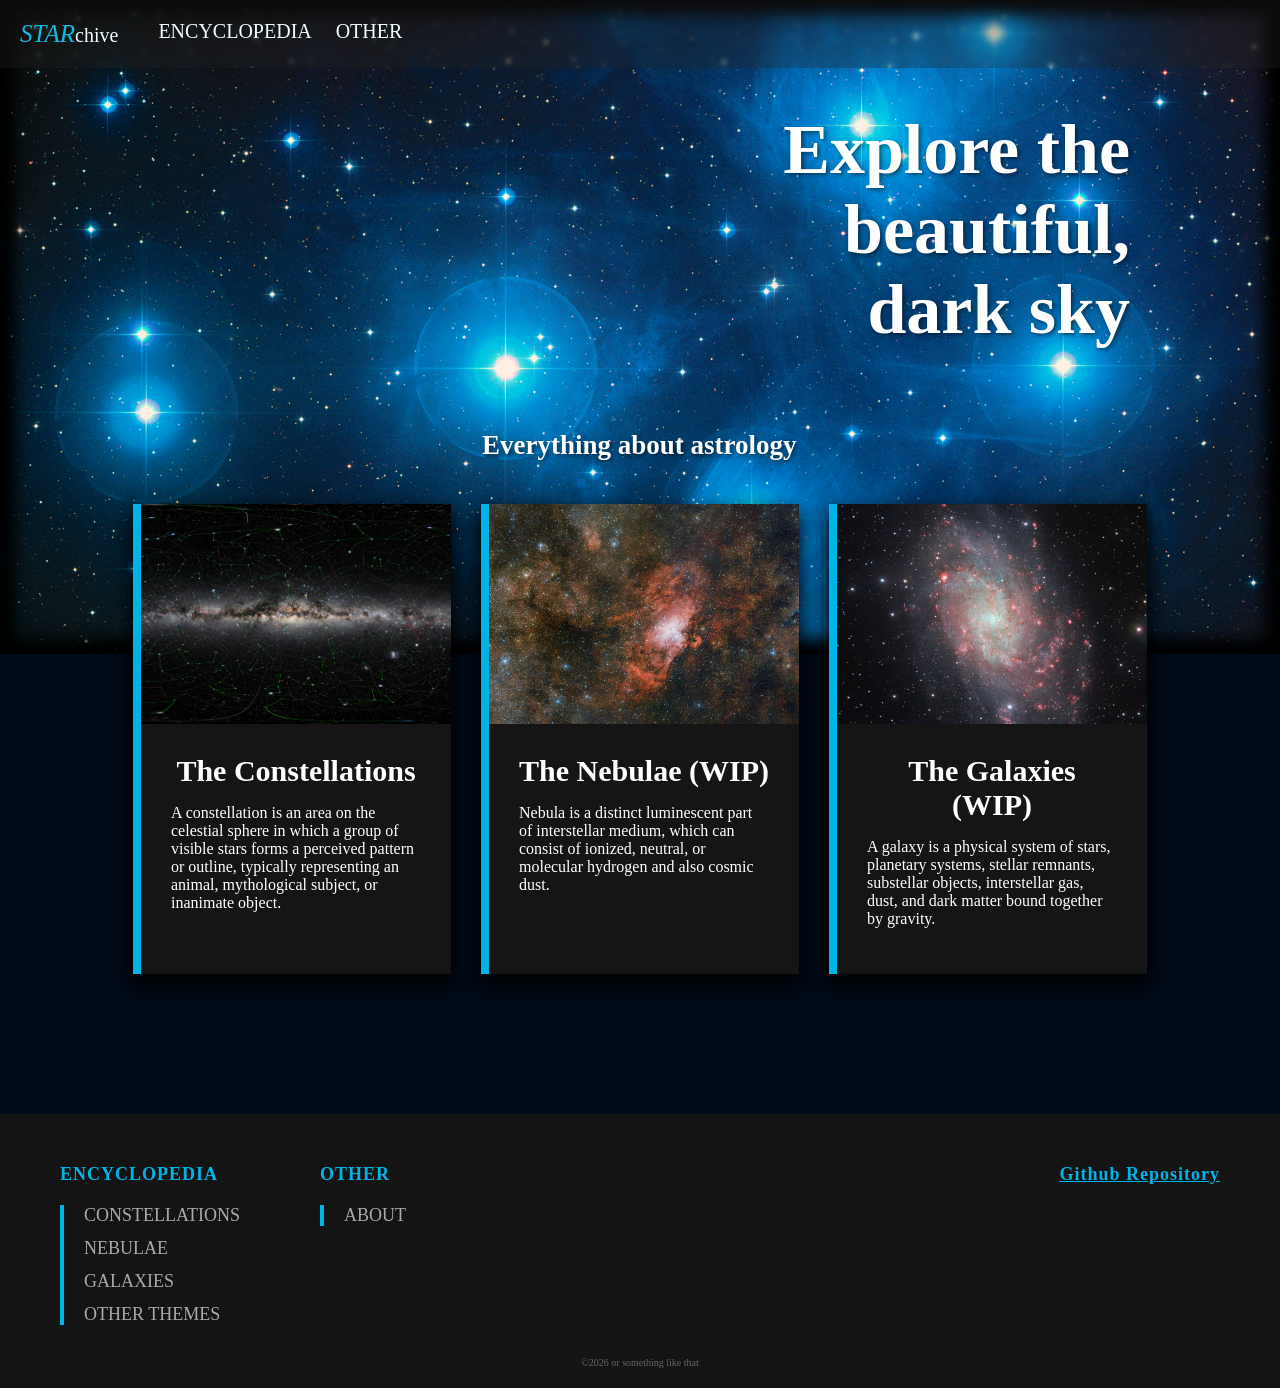
<file: index.html>
<!DOCTYPE html>

<html lang="en">
<head>
    <meta charset="utf-8" />
    <title> Main menu </title>
    <meta name="viewport" content="width=device-width, initial-scale=1.0">
    <link rel="stylesheet" href="css/style.css">
    <link rel="stylesheet" href="css/card.css">          
</head>

<body class="home">
    <header class="banner">
        <img src ="images/menu/Pleiades_large.jpeg" alt="" class="img_welcome">
        <h1 class="caption_welcome"> Explore the<br> beautiful,<br>dark sky</h1>
        <h1 class="judul_welcome">Everything about astrology</h1>
    </header>

    <section class="cards">
        <a href="constellation.html" class="card">
            <img src="images/constellation/noirlab2430a.jpg" alt="" class="card_img">
            <div class="card_body">
                <h2>The Constellations</h2>
                <p>A constellation is an area on the celestial sphere in which 
                a group of visible stars forms a perceived pattern or outline, 
                typically representing an animal, mythological subject, or inanimate object.</p>
            </div>
        </a>

        <a href="constellation.html" class="card">
            <img src="images/nebulae/spectacular.jpeg" alt="" class="card_img">
            <div class="card_body">
                <h2>The Nebulae (WIP)</h2>
                <p>Nebula is a distinct luminescent part of interstellar medium, 
                    which can consist of ionized, neutral, or molecular hydrogen and also cosmic dust.</p>
            </div>
        </a>

        <a href="constellation.html" class="card">
            <img src="images/galaxy/VST_snaps_a_very_detailed_view_of_the_Triangulum_Galaxy.jpg" alt="" class="card_img">
            <div class="card_body">
                <h2>The Galaxies (WIP)</h2>
                <p>A galaxy is a physical system of stars, planetary systems, stellar remnants, substellar objects, interstellar gas, dust, and dark matter bound together by gravity.</p>
            </div>
        </a>
    </section>
  
    <script src="js/index.js"></script>
</body>

</html>
</file>
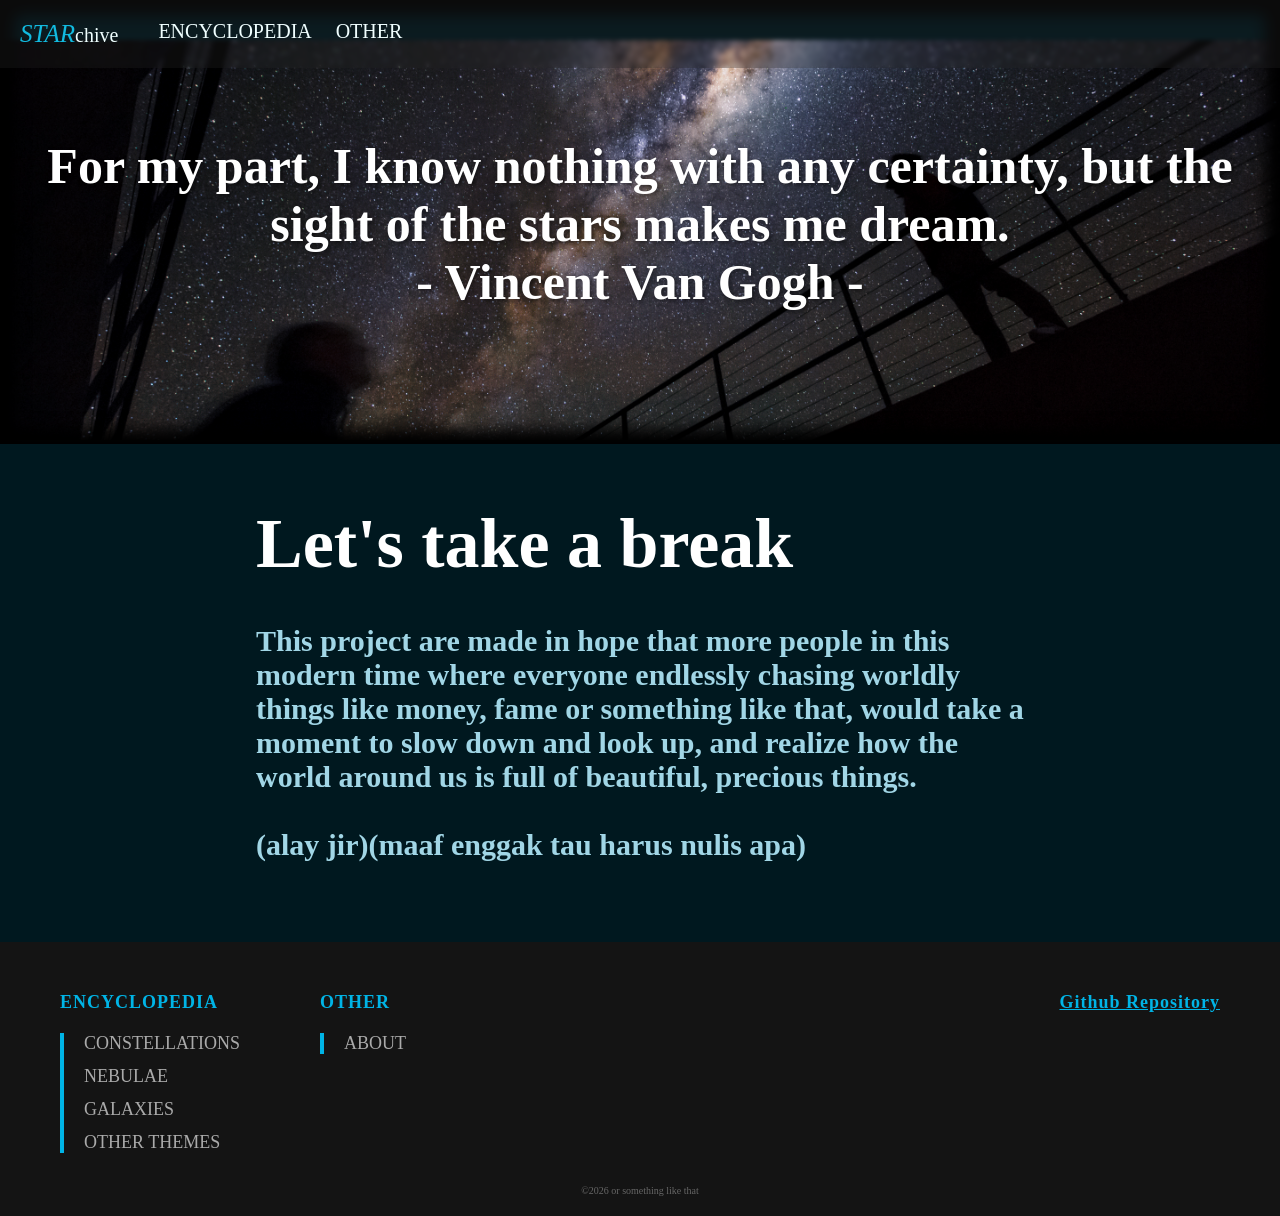
<file: about.html>
<!DOCTYPE html>
<html lang="en">
<head>
    <meta charset="UTF-8">
    <meta name="viewport" content="width=device-width, initial-scale=1.0">
    <title>About page</title>
    <link rel="stylesheet" href="css/style.css">
    <link rel="stylesheet" href="css/about.css">
</head>
<body class="about">
    <header class="banner">
        <img src ="images/menu/Beneath_the_Milky_Way.jpeg" alt="" class="img_about">
        <h1 class="caption_about">
             For my part, I know nothing with any certainty, but the sight of the stars makes me dream.<br>
             - Vincent Van Gogh -
            </h1>
    </header>

    <h2 class="about_judul">
        Let's take a break
    </h2>
    <h1 class="about_penjelasan">
        This project are made in hope that more people in this modern time where 
        everyone endlessly chasing worldly things like money, fame or something like that, 
        would take a moment to slow down and look up, 
        and realize how the world around us is <strong>full of beautiful, precious things.</strong>  <br><br>
        (alay jir)(maaf enggak tau harus nulis apa)
     </h1>
<script src="js/index.js"></script>
</body>
</html>
</file>
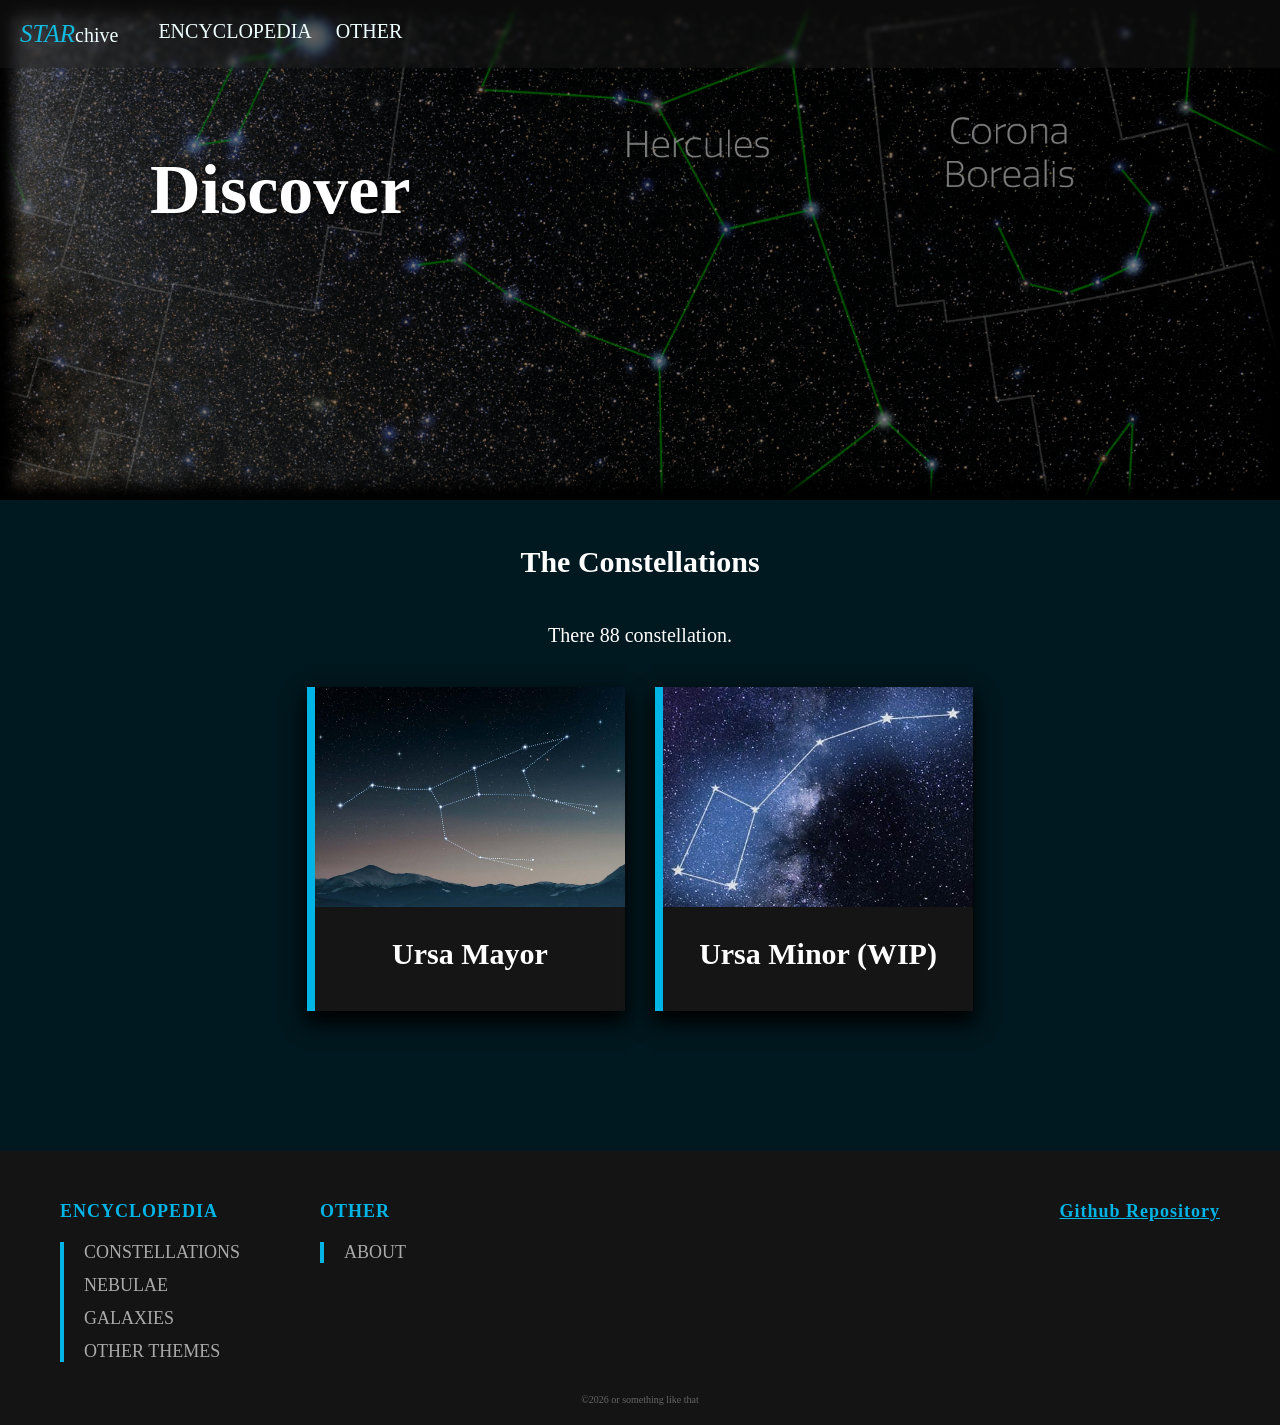
<file: constellation.html>
<!DOCTYPE html>
<html lang="en">
<head>
    <meta charset="UTF-8">
    <meta name="viewport" content="width=device-width, initial-scale=1.0">
    <title>constellation page</title>
    <link rel="stylesheet" href="css/style.css">
    <link rel="stylesheet" href="css/constellation.css">
    <link rel="stylesheet" href="css/card.css">
</head>
<body class="constellation">
    <header class="banner">
        <img src ="images/constellation/Hercules.jpg" alt="" class="img_constellation">
        <h1 class="caption_constellation"> Discover</h1>
    </header>

    <h2 class="constellation_judul">The Constellations</h2>
    <p class="constellation_penjelasan">There 88 constellation.</p>
    
    <section class="cards">
        <a href="ursa_mayor.html" class="card">
            <img src="images/constellation/1540x866.jpg" alt="" class="card_img">
            <div class="card_body">
                <h2>Ursa Mayor</h2>
            </div>
        </a>

        <a href="constellation.html" class="card">
            <img src="images/constellation/ursaminor-cover.jpg" alt="" class="card_img">
            <div class="card_body">
                <h2>Ursa Minor (WIP)</h2>

            </div>
        </a>

    </section>
    <script src="js/index.js"></script>
</body>
</html>
</file>
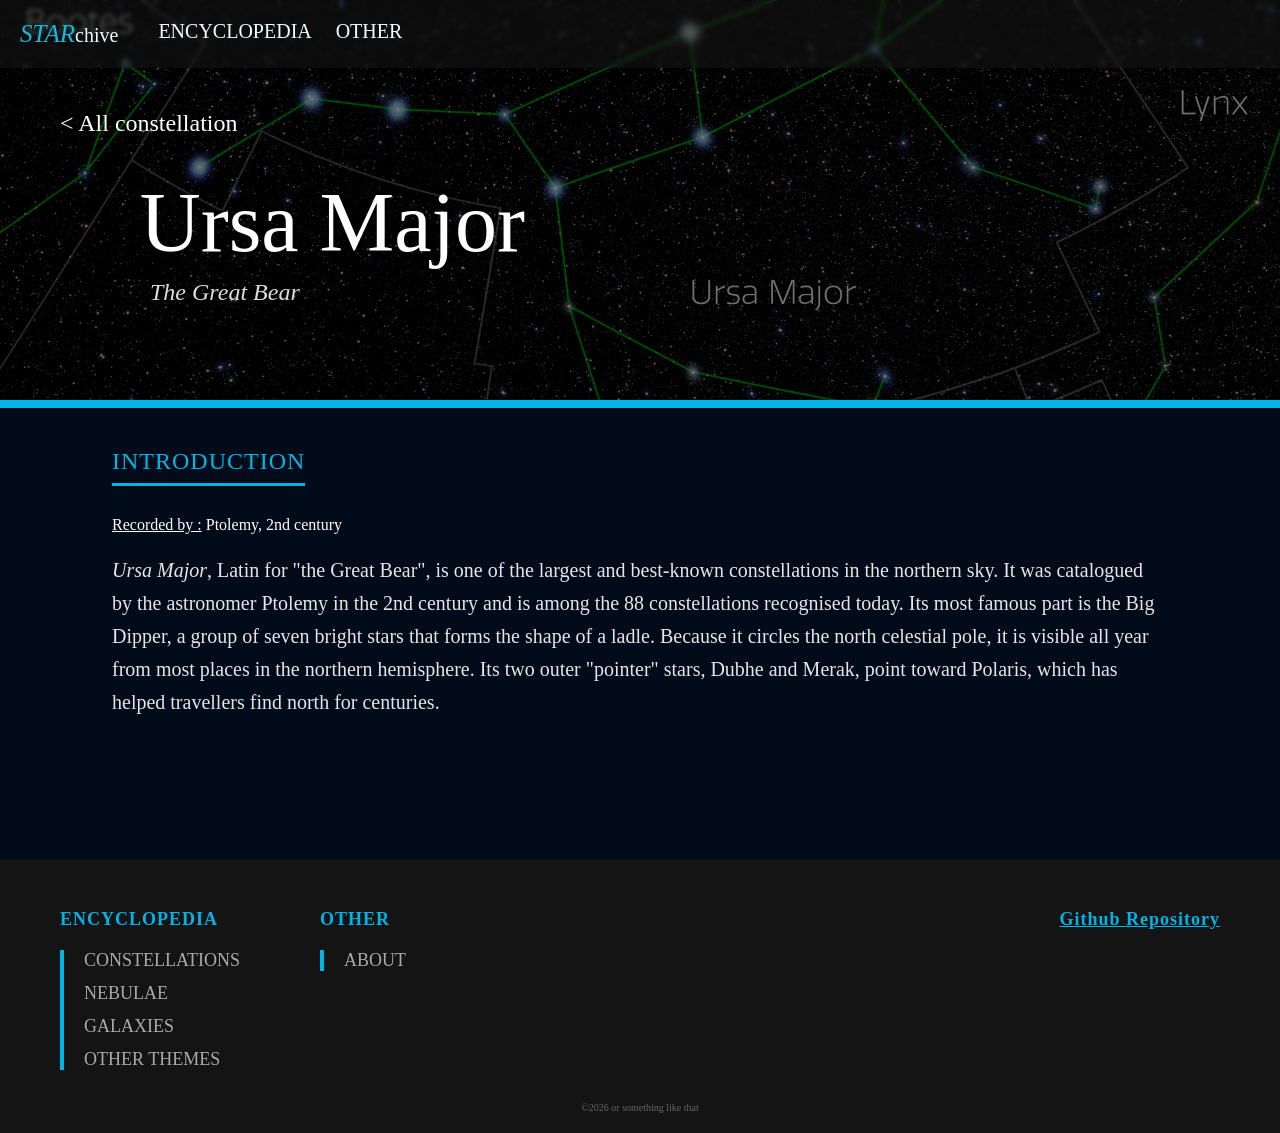
<file: ursa_mayor.html>
<!DOCTYPE html>
<html lang="en">
<head>
    <meta charset="UTF-8">
    <meta name="viewport" content="width=device-width, initial-scale=1.0">
    <title>Ursa Mayor</title>
    <link rel="stylesheet" href="css/style.css">
    <link rel="stylesheet" href="css/thing_constellation.css">
</head>
<body class="thing">

    <header class="thing_banner">
        <img src ="images/constellation/ursa-major-ann.jpg" alt="" class="img_ursamayor">
        <div class="thing_banner_content">
            <a href="constellation.html" class="back_constellation">&lt; All constellation</a>
            <h1 class="thing_title">Ursa Major</h1>
            <p class="thing_latin">The Great Bear</p>
        </div>
        
    </header>

    <main class="thing_main">
        <h2 class="thing_intro">INTRODUCTION</h2>

        <p class="thing_descriptor">
            <span class="descriptor_label">Recorded by :</span> Ptolemy, 2nd century
        </p>

        <p class="thing_text">
            <em>Ursa Major</em>, Latin for "the Great Bear", is one of the largest and best-known
            constellations in the northern sky. It was catalogued by the astronomer Ptolemy in the
            2nd century and is among the 88 constellations recognised today. Its most famous part is
            the Big Dipper, a group of seven bright stars that forms the shape of a ladle. Because it
            circles the north celestial pole, it is visible all year from most places in the northern
            hemisphere. Its two outer "pointer" stars, Dubhe and Merak, point toward Polaris, which
            has helped travellers find north for centuries.
        </p>
    </main>
    <script src="js/index.js"></script>
</body>
</html>
</file>
<file: css/style.css>
body.home {
    margin:0;
    background-color: #010b19;
}

body.about{
    background-color: #00181f;
    margin: 0;
}

body.constellation{
    background-color: #00181f;
    margin: 0;
}

body.thing {
    margin:0;
    background-color: #010b19;
    color: white;
}

.menu {
    display: flex;
    background-color: rgba(37, 37, 37, 0.3); 
    backdrop-filter: blur(2px);
    position: fixed;
    top: 0;
    left: 0;
    width: 100%;
    z-index: 10;
}

.menu a{
    color: azure;
    font-size: 20px;
    gap: 10px;
    padding: 20px 0px 20px 20px;
    text-decoration: none;

}

.judul_menu{
    color: azure;
    font-size: 20px;
    gap: 10px;
    padding: 20px 0px 20px 20px;
    text-decoration: none;
}

.judul_menu a:hover{
    color: #538df4;
}

.banner{
    position: relative;
    width: 100%;  
    text-shadow: 2px 2px 4px rgba(0, 0, 0, 0.5);
}

.banner::after {
  content: "";
  position: absolute;
  top: 0;
  left: 0;
  width: 100%;
  height: 100%;
  box-shadow: inset 0 0 15px 15px black; 
}

.img_welcome{
    display: cover;
    width: 100%;         
    height: 650px;        
    object-fit: cover;    
    object-position: center;
}

.banner h1{
    position: absolute;
    margin: 0;
    color: white;
}

.banner .caption_welcome{
    top: 110px;
    right: 150px;
    font-size: 70px;
    text-align: right;
}

.judul_welcome{
    top: 430px;
    left: 482px;
    font-size: 27px;
    text-align: center;
}

h2{
    color: white;
    font-size: 30px;
    text-align: center;
}

.footer {
    background-color: #141414;
    margin-top: 80px;
    padding: 50px 60px 20px;
}

.footer_content {
    display: flex;
    justify-content: space-between;
    align-items: flex-start;
    flex-wrap: wrap;
    gap: 40px
}

.footer h3 {
    margin: 0 0 20px;
    font-size: 18px;
    letter-spacing: 1px;
    color: #00b4e6;
}

.footer_nav_group {
    display: flex;
    gap: 80px;               
    align-items: flex-start; 
    flex-wrap: wrap;         
}

.footer_nav ul {
    list-style: none;
    margin: 0;
    padding: 0 0 0 20px;
    border-left: 4px solid #00b4e6;
}

.footer_nav li {
    margin: 12px 0;
}

.footer_nav a{
    color: #aaa;
    text-decoration: none;
    font-size: 18px;
    text-transform: uppercase;
}

.footer_nav a:hover {
    color: #538df4;
}

.footer_social a{
    color: #00b4e6;
}

.footer p{
    color: #666;
    text-align: center;
    margin: 20px 0 0;
    font-size: 10px;
}
</file>
<file: css/card.css>
.card {
    width: 310px;
    background-color: #151515;
    color: white;
    border-left: 8px solid #00b4e6;
    overflow: hidden;   
    text-decoration: none;
    box-shadow: 0 10px 20px 2px black;
}

.cards {
    position: relative;
    display: flex;
    justify-content: center;
    align-items: stretch;   
    flex-wrap: wrap;        
    gap: 30px;
    margin-top: -150px;
    padding: 0 40px 60px;
}

.card_img {
    display: block;                
    width: 100%;
    height: 220px;                 
    object-fit: cover;             
}

.card:hover{
    transform: scale(1.05);
}

.card_body {
    padding: 30px;                 
}

.card_body h2 {
    margin: 0 0 10px;
}
</file>
<file: css/about.css>
.about_judul{
    margin: 60px 20% 10px;
    font-size: 70px;
    text-align: start;

}

.img_about{
    display: fill;
    margin-top: 40px;
    width: 100%;         
    height: 400px;        
    object-fit: cover;    
    object-position: center;
}

.banner .caption_about{
    top: 137px;
    left: 0px;
    font-size: 50px;
    text-align: center;
}

.about_penjelasan{
    bottom: 0px;
    color: #a1d6e6;
    margin: 40px 20% 10px;
    font-size: 30px;

}
</file>
<file: css/constellation.css>
.banner .img_constellation{
    filter: brightness(50%);
    display: block;
    width: 100%;
    height: 500px;
    object-fit: cover;
    object-position: center;
}

.banner .caption_constellation{
    top: 150px;
    left: 150px;
    font-size: 70px;
    text-align: left;
}

.constellation_judul{
    bottom: 0px;
    padding: 20px 150px;
}

.constellation_penjelasan{
    color: white;
    margin: 0 0 0 0;
    font-size: 20px;
    text-align: center;
}

body.constellation .cards {
    margin-top: 40px;      
}
</file>
<file: css/thing_constellation.css>
.img_ursamayor{
   position: absolute;      
    inset: 0;
    width: 100%;
    height: 100%;
    object-fit: cover;
    object-position: center;
    filter: brightness(45%);
}

.thing_banner{
    position: relative;
    min-height: 400px;
    border-bottom: 8px solid #00b4e6; 
    overflow: hidden;
}

.thing_banner_content {
    position: relative;                 
    padding: 110px 60px 40px;           
    min-height: 400px;
    box-sizing: border-box;
    display: flex;
    flex-direction: column;
}

.back_constellation {
    color: white;
    text-decoration: none;
    font-size: 24px;
}

.back_constellation:hover {
    color: #538df4;
}

.thing_title {
    margin: 40px 0 0 40px;
    padding-left: 40px;
    font-family: "Playfair Display", serif;
    font-weight: 400;
    font-size: 84px;
    line-height: 1.1;
}

.thing_latin {
    margin: 10px 0 0 90px;
    font-family: "Playfair Display", serif;
    font-style: italic;
    font-size: 24px;
    color: #ddd;
}


.thing_main {
    padding: 40px 112px 60px;
}

.thing_intro {
    display: inline-block;
    margin: 0 0 30px;
    padding-bottom: 8px;
    border-bottom: 3px solid #00b4e6;
    font-weight: 500;
    font-size: 24px;
    letter-spacing: 1px;
    color: #00b4e6;
    text-align: left;
}

.thing_descriptor {
    margin: 0 0 20px;
    font-size: 16px;
}

.descriptor_label {
    text-decoration: underline;
}

.thing_text {
    max-width: 1200px;
    margin: 0;
    font-size: 20px;
    line-height: 1.65;
    color: #e6e6e6;
}
</file>
